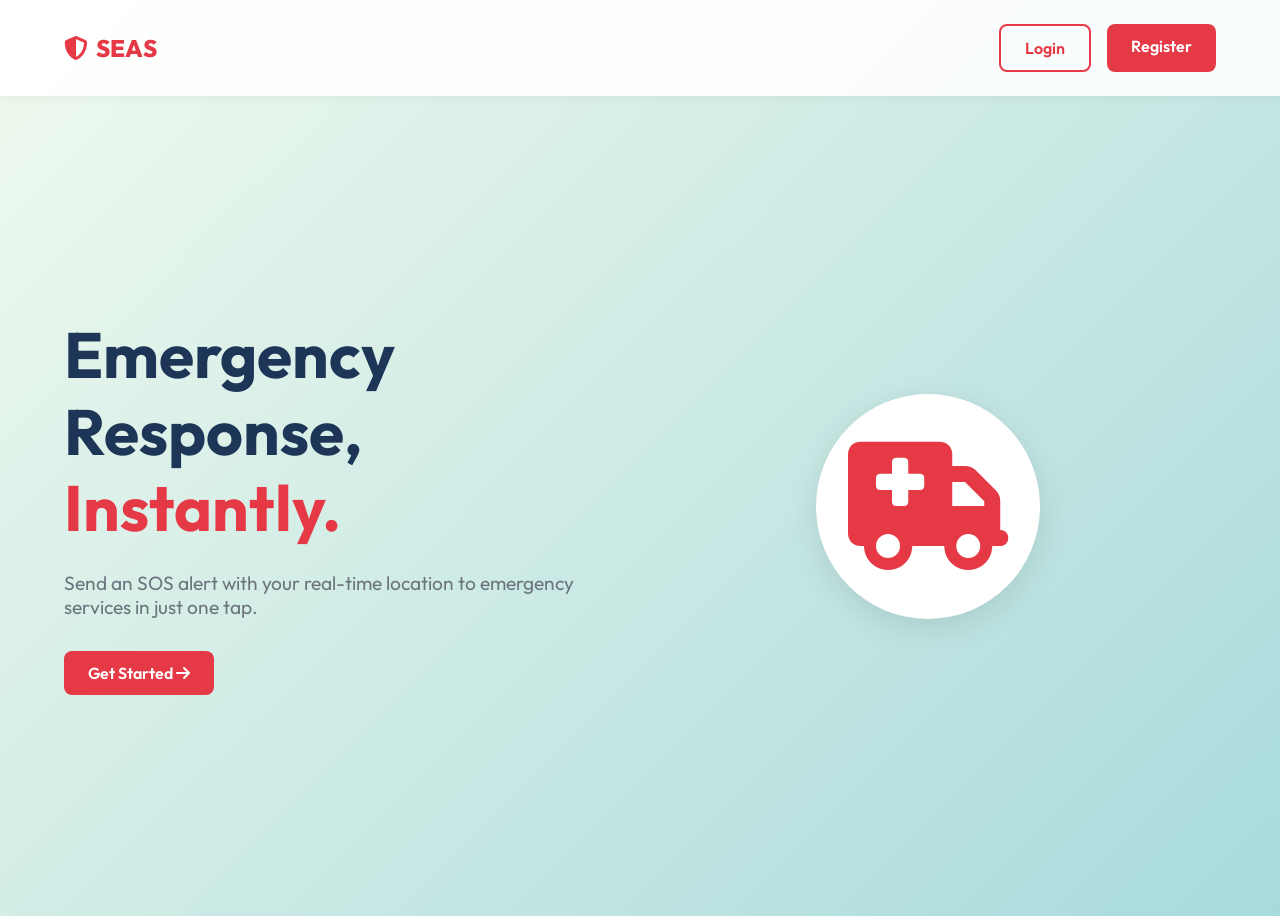
<file: frontend/index.html>
<!DOCTYPE html>
<html lang="en">
<head>
    <meta charset="UTF-8">
    <meta name="viewport" content="width=device-width, initial-scale=1.0">
    <title>Smart Emergency Alert System</title>
    <link rel="stylesheet" href="css/style.css">
    <link href="https://fonts.googleapis.com/css2?family=Outfit:wght@300;400;600;800&display=swap" rel="stylesheet">
    <link rel="stylesheet" href="https://cdnjs.cloudflare.com/ajax/libs/font-awesome/6.4.0/css/all.min.css">
</head>
<body class="landing-body">
    <nav class="navbar">
        <div class="logo">
            <i class="fa-solid fa-shield-halved"></i> SEAS
        </div>
        <div class="nav-links">
            <a href="login.html" class="btn btn-outline">Login</a>
            <a href="register.html" class="btn btn-primary">Register</a>
        </div>
    </nav>
    <main class="hero">
        <div class="hero-content">
            <h1>Emergency Response, <span class="highlight-red">Instantly.</span></h1>
            <p>Send an SOS alert with your real-time location to emergency services in just one tap.</p>
            <div class="hero-buttons">
                <a href="register.html" class="btn btn-primary btn-large">Get Started <i class="fa-solid fa-arrow-right"></i></a>
            </div>
        </div>
        <div class="hero-image">
            <div class="pulse-ring"></div>
            <div class="sos-icon-large"><i class="fa-solid fa-truck-medical"></i></div>
        </div>
    </main>
</body>
</html>
</file>
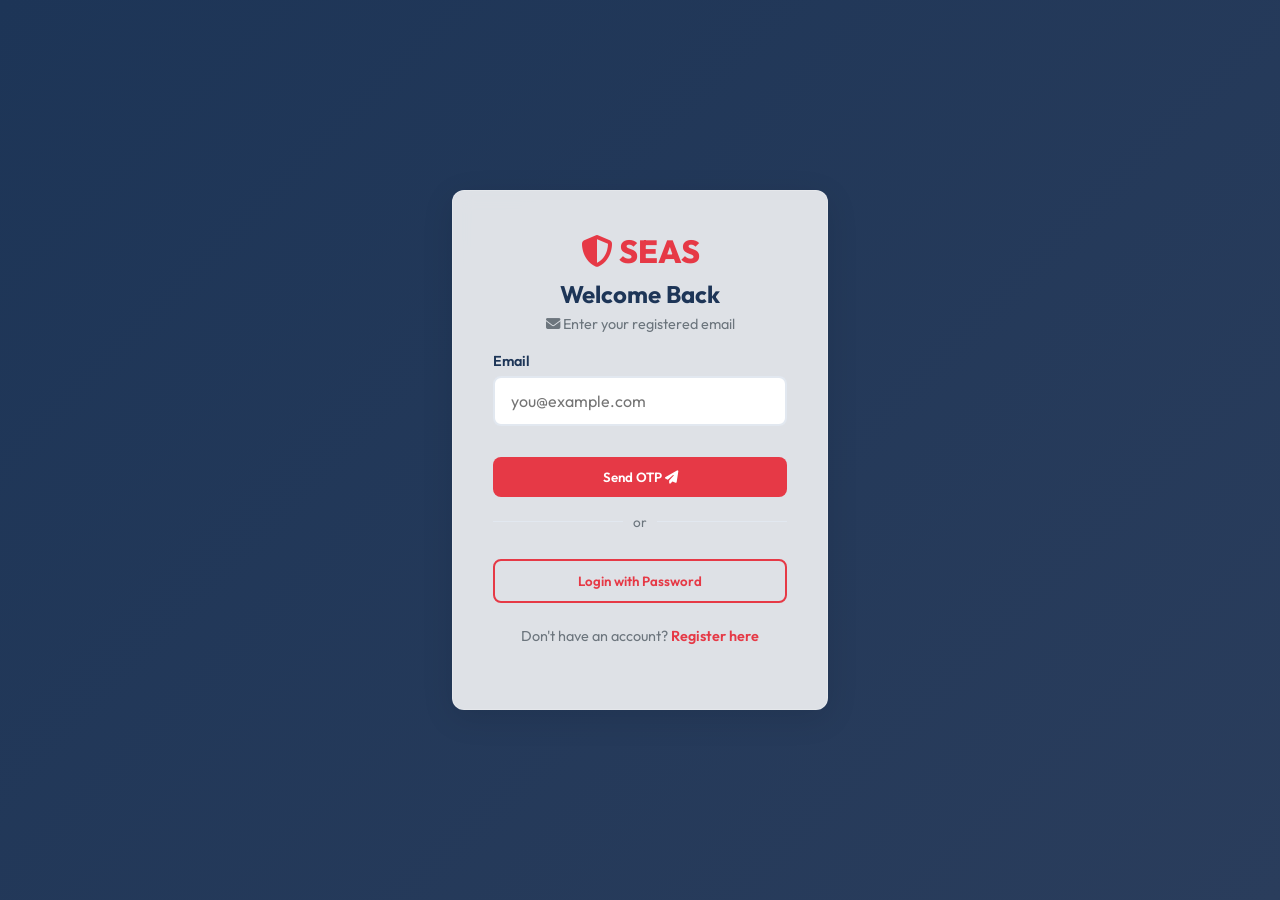
<file: frontend/admin.html>
<!DOCTYPE html>
<html lang="en">
<head>
    <meta charset="UTF-8">
    <meta name="viewport" content="width=device-width, initial-scale=1.0">
    <title>Admin Dashboard - SEAS</title>
    <link rel="stylesheet" href="css/style.css?v=1.0.5">
    <link href="https://fonts.googleapis.com/css2?family=Outfit:wght@300;400;600;800&display=swap" rel="stylesheet">
    <link rel="stylesheet" href="https://cdnjs.cloudflare.com/ajax/libs/font-awesome/6.4.0/css/all.min.css">
</head>
<body class="dashboard-body admin-body">
    <div id="toast-container"></div>
    <nav class="navbar admin-nav">
        <div class="logo"><i class="fa-solid fa-user-shield"></i> Admin Control</div>
        <div class="nav-user">
            <span id="clock" class="realtime-clock">00:00:00</span>
            <button id="logoutBtn" class="btn btn-outline btn-small">Logout</button>
        </div>
    </nav>

    <main class="admin-content">
        <div class="stats-container">
            <div class="stat-card pending-stat">
                <div class="stat-info">
                    <h3>Pending</h3>
                    <h2 id="statPending">0</h2>
                </div>
                <div class="stat-icon-wrapper">
                    <i class="fa-solid fa-triangle-exclamation"></i>
                </div>
            </div>
            <div class="stat-card progress-stat">
                <div class="stat-info">
                    <h3>In Progress</h3>
                    <h2 id="statProgress">0</h2>
                </div>
                <div class="stat-icon-wrapper">
                    <i class="fa-solid fa-circle-notch fa-spin"></i>
                </div>
            </div>
            <div class="stat-card resolved-stat">
                <div class="stat-info">
                    <h3>Resolved</h3>
                    <h2 id="statResolved">0</h2>
                </div>
                <div class="stat-icon-wrapper">
                    <i class="fa-solid fa-circle-check"></i>
                </div>
            </div>
        </div>

        <div class="admin-panel glass-panel">
            <div class="panel-header">
                <h2>Emergency Alerts Live Feed</h2>
                <span class="live-indicator"><span class="dot"></span> Live updating (5s)</span>
            </div>
            
            <div class="table-responsive">
                <table class="modern-table">
                    <thead>
                        <tr>
                            <th>ID</th>
                            <th>Time</th>
                            <th>Citizen Details</th>
                            <th>Emergency Type</th>
                            <th>Location</th>
                            <th>Actions</th>
                        </tr>
                    </thead>
                    <tbody id="adminAlertsList">
                        <!-- Admin alerts injected here by JS -->
                    </tbody>
                </table>
            </div>
        </div>
    </main>

    <script src="js/utils.js?v=1.0.5"></script>
    <script src="js/api.js?v=1.0.5"></script>
    <script src="js/admin.js?v=1.0.5"></script>
</body>
</html>
</file>
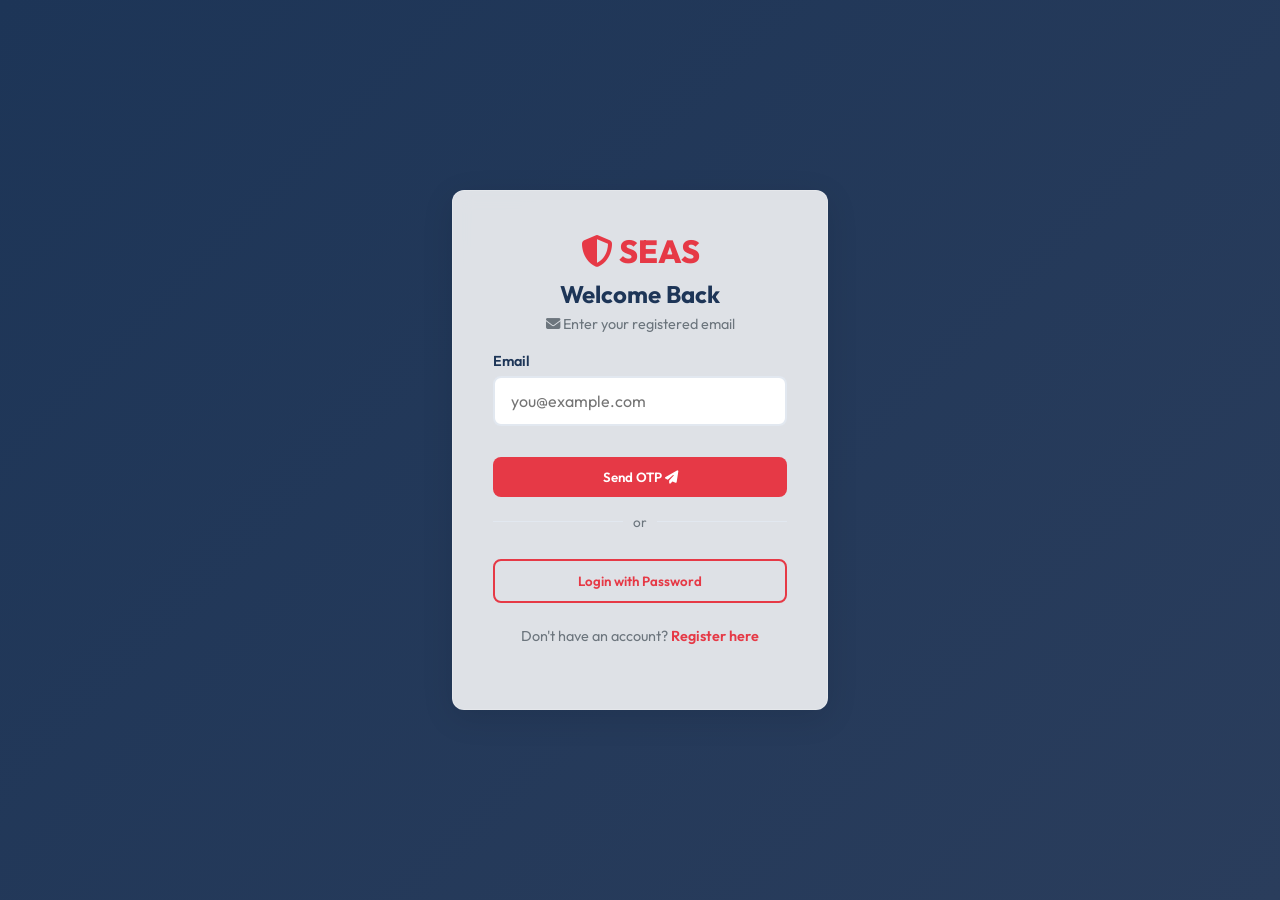
<file: frontend/dashboard.html>
<!DOCTYPE html>
<html lang="en">
<head>
    <meta charset="UTF-8">
    <meta name="viewport" content="width=device-width, initial-scale=1.0">
    <title>Dashboard - SEAS</title>
    <link rel="stylesheet" href="css/style.css?v=1.0.5">
    <link href="https://fonts.googleapis.com/css2?family=Outfit:wght@300;400;600;800&display=swap" rel="stylesheet">
    <link rel="stylesheet" href="https://cdnjs.cloudflare.com/ajax/libs/font-awesome/6.4.0/css/all.min.css">
</head>
<body class="dashboard-body">
    <div id="toast-container"></div>
    <div id="loader-overlay" class="hidden">
        <div class="spinner"></div>
        <p>Getting location & sending alert...</p>
    </div>

    <nav class="navbar">
        <div class="logo"><i class="fa-solid fa-shield-halved"></i> SEAS</div>
        <div class="nav-user">
            <span id="userName">User</span>
            <button id="logoutBtn" class="btn btn-outline btn-small">Logout</button>
        </div>
    </nav>

    <main class="dashboard-content">
        <div class="sos-section glass-panel">
            <h2>Send Emergency Alert</h2>
            <p class="subtitle">Select emergency type and press SOS</p>
            
            <div class="emergency-type-selector">
                <select id="emergencyType" class="modern-select">
                    <option value="Medical Emergency">Medical Emergency</option>
                    <option value="Accident">Accident</option>
                    <option value="Fire">Fire</option>
                    <option value="Police">Police/Security</option>
                </select>
            </div>

            <div class="sos-button-container">
                <button id="sosBtn" class="sos-btn">
                    <div class="sos-text">SOS</div>
                </button>
            </div>
            <p id="locationStatus" class="location-status"><i class="fa-solid fa-location-dot"></i> Ready to capture location</p>
        </div>

        <div class="recent-alerts glass-panel">
            <h3>Your Recent Alerts</h3>
            <div id="alertsList" class="alerts-list">
                <!-- Alerts injected here by JS -->
            </div>
        </div>
    </main>

    <script src="js/utils.js?v=1.0.5"></script>
    <script src="js/api.js?v=1.0.5"></script>
    <script src="js/dashboard.js?v=1.0.5"></script>
</body>
</html>
</file>
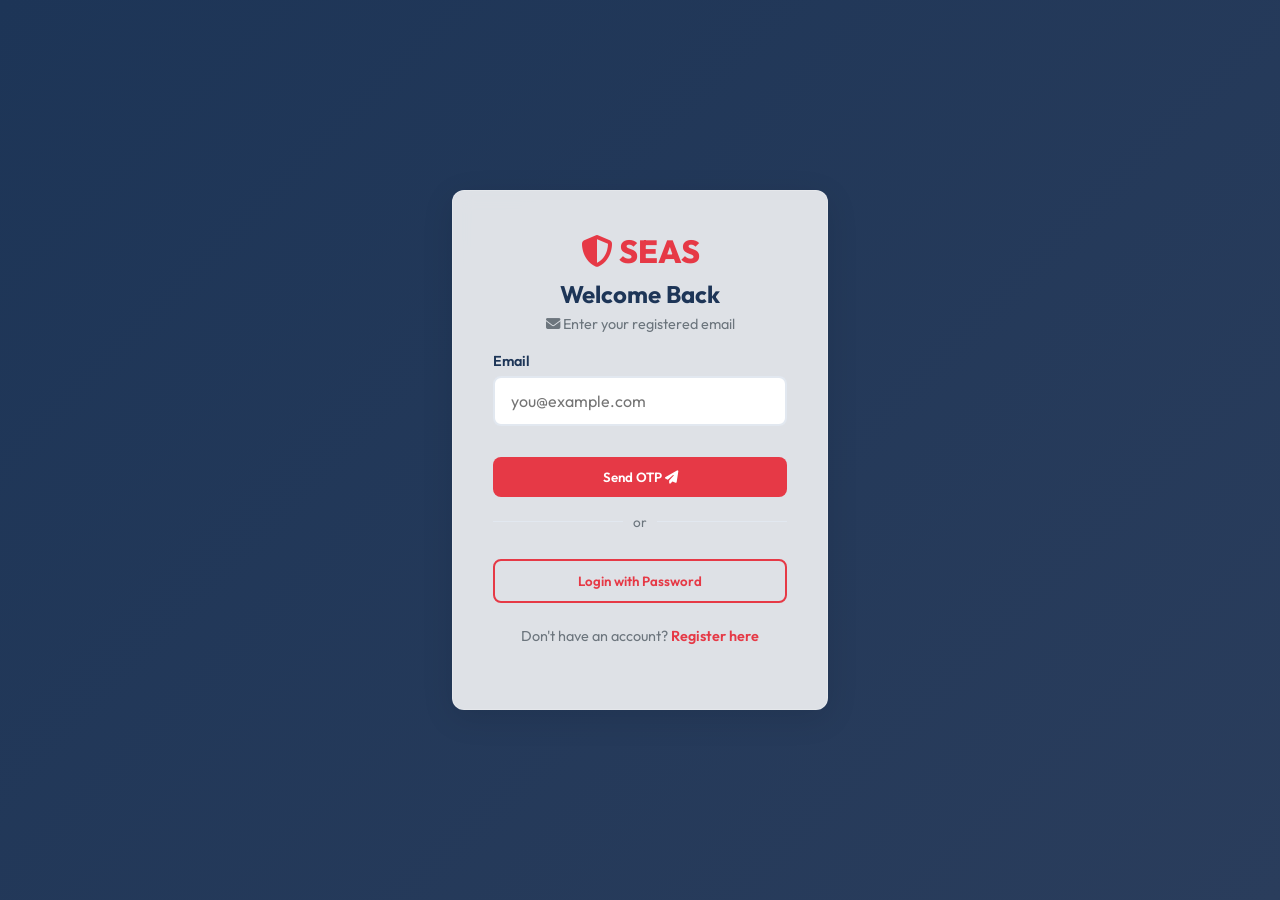
<file: frontend/login.html>
<!DOCTYPE html>
<html lang="en">
<head>
    <meta charset="UTF-8">
    <meta name="viewport" content="width=device-width, initial-scale=1.0">
    <title>Login - SEAS</title>
    <link rel="stylesheet" href="css/style.css">
    <link href="https://fonts.googleapis.com/css2?family=Outfit:wght@300;400;600;800&display=swap" rel="stylesheet">
    <link rel="stylesheet" href="https://cdnjs.cloudflare.com/ajax/libs/font-awesome/6.4.0/css/all.min.css">
</head>
<body class="auth-body">
    <div id="toast-container"></div>
    <div class="auth-container">
        <div class="auth-card glass-panel">
            <div class="auth-logo"><i class="fa-solid fa-shield-halved"></i> SEAS</div>
            <h2>Welcome Back</h2>

            <!-- ── STEP 1: Email entry ── -->
            <div id="step-email">
                <p class="step-label"><i class="fa-solid fa-envelope"></i> Enter your registered email</p>
                <div class="input-group">
                    <label for="email">Email</label>
                    <input type="email" id="email" required placeholder="you@example.com">
                </div>
                <button id="requestOtpBtn" class="btn btn-primary btn-block">
                    Send OTP <i class="fa-solid fa-paper-plane"></i>
                </button>
                <div class="auth-divider"><span>or</span></div>
                <button id="usePasswordBtn" class="btn btn-outline btn-block">
                    Login with Password
                </button>
            </div>

            <!-- ── STEP 2a: OTP entry ── -->
            <div id="step-otp" class="hidden">
                <p class="step-label">
                    <i class="fa-solid fa-key"></i>
                    Enter the 6-digit OTP sent to <strong id="otpEmailLabel"></strong>
                </p>
                <div class="otp-input-row">
                    <input class="otp-digit" maxlength="1" type="text" inputmode="numeric" pattern="[0-9]">
                    <input class="otp-digit" maxlength="1" type="text" inputmode="numeric" pattern="[0-9]">
                    <input class="otp-digit" maxlength="1" type="text" inputmode="numeric" pattern="[0-9]">
                    <input class="otp-digit" maxlength="1" type="text" inputmode="numeric" pattern="[0-9]">
                    <input class="otp-digit" maxlength="1" type="text" inputmode="numeric" pattern="[0-9]">
                    <input class="otp-digit" maxlength="1" type="text" inputmode="numeric" pattern="[0-9]">
                </div>
                <p id="otpTimer" class="otp-timer"></p>
                <button id="verifyOtpBtn" class="btn btn-primary btn-block">
                    Verify &amp; Login <i class="fa-solid fa-right-to-bracket"></i>
                </button>
                <button id="resendOtpBtn" class="btn btn-outline btn-block hidden">
                    Resend OTP <i class="fa-solid fa-rotate-right"></i>
                </button>
                <button id="backToEmailBtn" class="btn btn-ghost btn-block">
                    <i class="fa-solid fa-arrow-left"></i> Change email
                </button>
            </div>

            <!-- ── STEP 2b: Password entry (legacy) ── -->
            <div id="step-password" class="hidden">
                <p class="step-label"><i class="fa-solid fa-lock"></i> Enter your password</p>
                <div class="input-group">
                    <label for="password">Password</label>
                    <input type="password" id="password" placeholder="Enter your password">
                </div>
                <button id="loginBtn" class="btn btn-primary btn-block">
                    Login <i class="fa-solid fa-right-to-bracket"></i>
                </button>
                <button id="backToEmailBtn2" class="btn btn-ghost btn-block">
                    <i class="fa-solid fa-arrow-left"></i> Back
                </button>
            </div>

            <p class="auth-footer">Don't have an account? <a href="register.html">Register here</a></p>
        </div>
    </div>
    <script src="js/utils.js"></script>
    <script src="js/api.js"></script>
    <script src="js/login.js"></script>
</body>
</html>
</file>
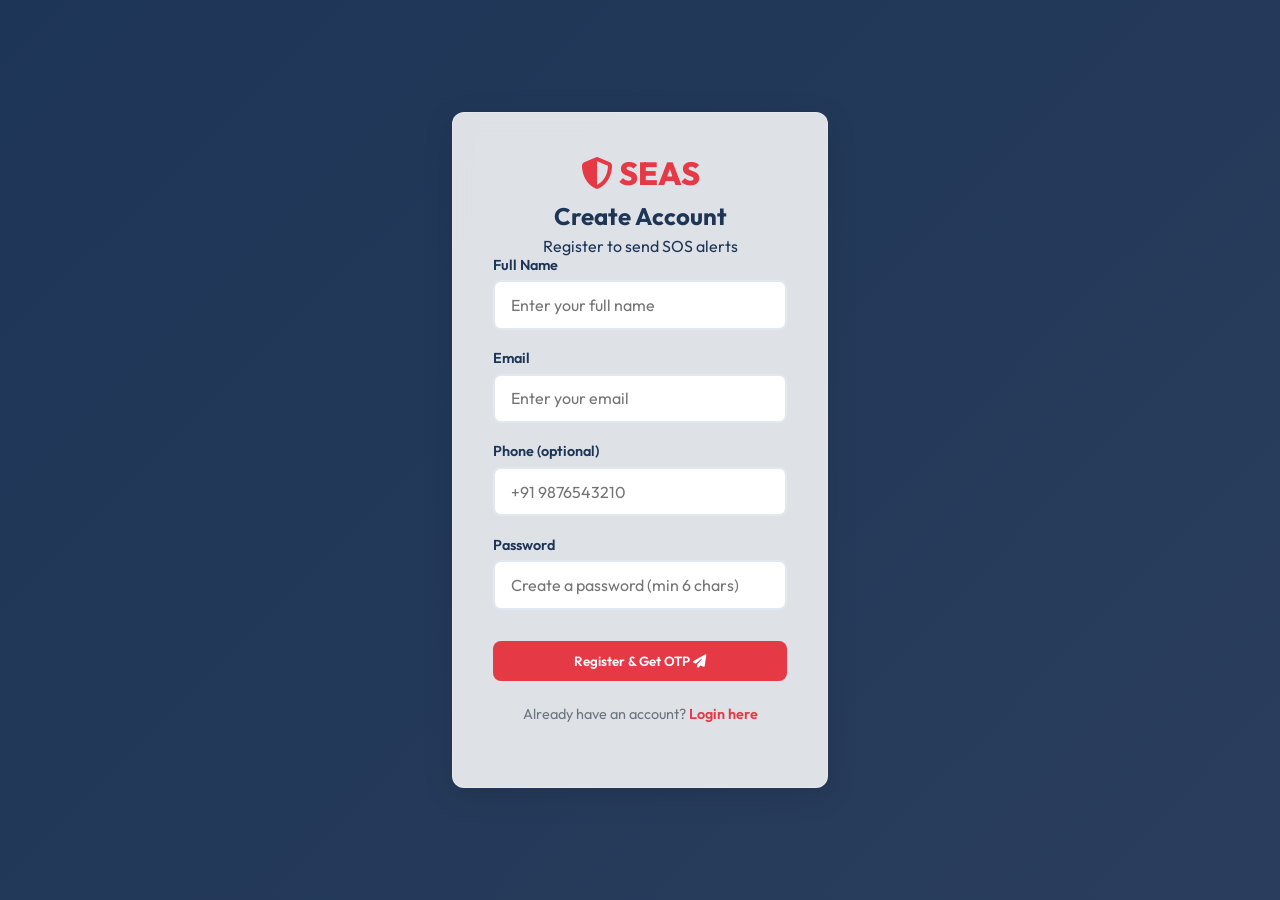
<file: frontend/register.html>
<!DOCTYPE html>
<html lang="en">
<head>
    <meta charset="UTF-8">
    <meta name="viewport" content="width=device-width, initial-scale=1.0">
    <title>Register - SEAS</title>
    <link rel="stylesheet" href="css/style.css">
    <link href="https://fonts.googleapis.com/css2?family=Outfit:wght@300;400;600;800&display=swap" rel="stylesheet">
    <link rel="stylesheet" href="https://cdnjs.cloudflare.com/ajax/libs/font-awesome/6.4.0/css/all.min.css">
</head>
<body class="auth-body">
    <div id="toast-container"></div>
    <div class="auth-container">
        <div class="auth-card glass-panel">
            <div class="auth-logo"><i class="fa-solid fa-shield-halved"></i> SEAS</div>
            <h2>Create Account</h2>

            <!-- ── STEP 1: Registration form ── -->
            <div id="step-register">
                <p>Register to send SOS alerts</p>
                <div class="input-group">
                    <label for="name">Full Name</label>
                    <input type="text" id="name" required placeholder="Enter your full name">
                </div>
                <div class="input-group">
                    <label for="email">Email</label>
                    <input type="email" id="email" required placeholder="Enter your email">
                </div>
                <div class="input-group">
                    <label for="phone">Phone (optional)</label>
                    <input type="tel" id="phone" placeholder="+91 9876543210">
                </div>
                <div class="input-group">
                    <label for="password">Password</label>
                    <input type="password" id="password" required minlength="6" placeholder="Create a password (min 6 chars)">
                </div>
                <button id="registerBtn" class="btn btn-primary btn-block">
                    Register &amp; Get OTP <i class="fa-solid fa-paper-plane"></i>
                </button>
            </div>

            <!-- ── STEP 2: OTP verification ── -->
            <div id="step-verify" class="hidden">
                <p class="step-label">
                    <i class="fa-solid fa-envelope-circle-check"></i>
                    We sent a 6-digit code to <strong id="regEmailLabel"></strong>
                </p>
                <div class="otp-input-row">
                    <input class="otp-digit" maxlength="1" type="text" inputmode="numeric" pattern="[0-9]">
                    <input class="otp-digit" maxlength="1" type="text" inputmode="numeric" pattern="[0-9]">
                    <input class="otp-digit" maxlength="1" type="text" inputmode="numeric" pattern="[0-9]">
                    <input class="otp-digit" maxlength="1" type="text" inputmode="numeric" pattern="[0-9]">
                    <input class="otp-digit" maxlength="1" type="text" inputmode="numeric" pattern="[0-9]">
                    <input class="otp-digit" maxlength="1" type="text" inputmode="numeric" pattern="[0-9]">
                </div>
                <p id="regOtpTimer" class="otp-timer"></p>
                <button id="verifyRegBtn" class="btn btn-primary btn-block">
                    Verify &amp; Activate <i class="fa-solid fa-check-circle"></i>
                </button>
                <button id="resendRegOtpBtn" class="btn btn-outline btn-block hidden">
                    Resend OTP <i class="fa-solid fa-rotate-right"></i>
                </button>
            </div>

            <p class="auth-footer">Already have an account? <a href="login.html">Login here</a></p>
        </div>
    </div>
    <script src="js/utils.js"></script>
    <script src="js/api.js"></script>
    <script src="js/register.js"></script>
</body>
</html>
</file>
<file: frontend/css/style.css>
/* ═══════════════════════════════════════════════════════════════════════════
   SEAS – Enhanced Style Sheet
   Extends original style.css with OTP inputs, live-location badge, and
   notification UI components.
   ═══════════════════════════════════════════════════════════════════════════ */

/* Variables & Reset */
:root {
    --primary: #e63946;
    --primary-dark: #c1121f;
    --secondary: #1d3557;
    --accent: #457b9d;
    --background: #f1faee;
    --glass-bg: rgba(255, 255, 255, 0.85);
    --glass-border: rgba(255, 255, 255, 0.2);
    --text-main: #1d3557;
    --text-muted: #6c757d;
    --success: #2a9d8f;
    --warning: #e9c46a;
    --danger: #e63946;
    --radius: 12px;
    --shadow: 0 8px 32px rgba(0, 0, 0, 0.1);
}

* { margin: 0; padding: 0; box-sizing: border-box; font-family: 'Outfit', sans-serif; }
body { background-color: var(--background); color: var(--text-main); min-height: 100vh; }

/* ── Backgrounds ─────────────────────────────────────────────────────────── */
.landing-body { background: linear-gradient(135deg, #f1faee 0%, #a8dadc 100%); overflow-x: hidden; }
.auth-body {
    background: linear-gradient(135deg, var(--secondary) 0%, #2a3d5c 100%);
    display: flex; justify-content: center; align-items: center; min-height: 100vh;
}

/* ── Glass ───────────────────────────────────────────────────────────────── */
.glass-panel {
    background: var(--glass-bg);
    backdrop-filter: blur(10px);
    -webkit-backdrop-filter: blur(10px);
    border: 1px solid var(--glass-border);
    border-radius: var(--radius);
    box-shadow: var(--shadow);
}

/* ── Navbar ──────────────────────────────────────────────────────────────── */
.navbar {
    display: flex; justify-content: space-between; align-items: center;
    padding: 1.5rem 5%;
    background: rgba(255,255,255,0.9);
    box-shadow: 0 2px 10px rgba(0,0,0,0.05);
    position: sticky; top: 0; z-index: 100;
}
.logo { font-size: 1.5rem; font-weight: 800; color: var(--primary); display: flex; align-items: center; gap: 0.5rem; }
.nav-user { display: flex; align-items: center; gap: 15px; }

/* ── Buttons ─────────────────────────────────────────────────────────────── */
.btn {
    padding: 0.75rem 1.5rem; border-radius: 8px; font-weight: 600;
    text-decoration: none; cursor: pointer; transition: all 0.3s ease;
    border: none; display: inline-block; text-align: center;
}
.btn-primary { background: var(--primary); color: white; }
.btn-primary:hover { background: var(--primary-dark); transform: translateY(-2px); }
.btn-outline { background: transparent; border: 2px solid var(--primary); color: var(--primary); }
.btn-outline:hover { background: var(--primary); color: white; }
.btn-ghost { background: transparent; color: var(--text-muted); border: none; padding: 0.5rem 1rem; }
.btn-ghost:hover { color: var(--secondary); }
.btn-block { width: 100%; margin-top: 0.75rem; }
.btn-small { padding: 0.4rem 1rem; font-size: 0.9rem; }
.btn:disabled { opacity: 0.6; cursor: not-allowed; transform: none !important; }

/* ── Auth Pages ──────────────────────────────────────────────────────────── */
.auth-container { width: 100%; max-width: 440px; padding: 2rem; }
.auth-card { padding: 2.5rem; text-align: center; }
.auth-card h2 { margin-bottom: 0.3rem; color: var(--secondary); }
.auth-card > p { color: var(--text-muted); margin-bottom: 1.5rem; }
.auth-logo { font-size: 2rem; font-weight: 800; color: var(--primary); margin-bottom: 0.5rem; }

.auth-footer { margin-top: 1.5rem; color: var(--text-muted); font-size: 0.9rem; }
.auth-footer a { color: var(--primary); font-weight: 600; text-decoration: none; }

.step-label {
    font-size: 0.9rem; color: var(--text-muted);
    margin-bottom: 1rem; line-height: 1.5;
}
.step-label strong { color: var(--secondary); }

.auth-divider {
    display: flex; align-items: center; gap: 10px;
    margin: 1rem 0; color: var(--text-muted); font-size: 0.85rem;
}
.auth-divider::before, .auth-divider::after {
    content: ''; flex: 1; height: 1px; background: #e2e8f0;
}

/* ── Inputs ──────────────────────────────────────────────────────────────── */
.input-group { text-align: left; margin-bottom: 1.2rem; }
.input-group label { display: block; margin-bottom: 0.4rem; font-weight: 600; font-size: 0.9rem; }
.input-group input, .modern-select {
    width: 100%; padding: 0.8rem 1rem; border: 2px solid #e2e8f0;
    border-radius: 8px; font-size: 1rem; transition: border-color 0.3s; outline: none;
}
.input-group input:focus, .modern-select:focus { border-color: var(--primary); }

/* ── OTP Digit Inputs ────────────────────────────────────────────────────── */
.otp-input-row {
    display: flex; justify-content: center; gap: 10px;
    margin: 1.2rem 0;
}
.otp-digit {
    width: 48px; height: 56px;
    font-size: 1.5rem; font-weight: 700; text-align: center;
    border: 2px solid #e2e8f0; border-radius: 10px;
    outline: none; transition: border-color 0.2s, box-shadow 0.2s;
    background: #fff;
}
.otp-digit:focus {
    border-color: var(--primary);
    box-shadow: 0 0 0 3px rgba(230, 57, 70, 0.15);
}

/* Shake animation on wrong OTP */
.otp-input-row.shake {
    animation: shake 0.4s ease;
}
@keyframes shake {
    0%, 100% { transform: translateX(0); }
    20%       { transform: translateX(-8px); }
    40%       { transform: translateX(8px); }
    60%       { transform: translateX(-5px); }
    80%       { transform: translateX(5px); }
}

/* OTP timer text */
.otp-timer {
    font-size: 0.82rem; color: var(--text-muted);
    margin-bottom: 0.5rem; min-height: 1.2rem;
}

/* ── Live location badge ─────────────────────────────────────────────────── */
.live-badge {
    display: inline-flex; align-items: center; gap: 4px;
    background: rgba(230, 57, 70, 0.12);
    color: var(--danger); font-size: 0.72rem; font-weight: 700;
    padding: 2px 8px; border-radius: 12px;
    margin-left: 6px; vertical-align: middle;
    animation: livePulse 1.4s ease-in-out infinite;
}
@keyframes livePulse {
    0%, 100% { opacity: 1; }
    50%       { opacity: 0.55; }
}

/* ── Toasts ──────────────────────────────────────────────────────────────── */
#toast-container {
    position: fixed; bottom: 20px; right: 20px;
    z-index: 9999; display: flex; flex-direction: column; gap: 10px;
    max-width: 340px;
}
.toast {
    background: white; color: var(--text-main);
    padding: 1rem 1.5rem; border-radius: 8px;
    box-shadow: 0 4px 12px rgba(0,0,0,0.15);
    display: flex; align-items: center; gap: 10px;
    transform: translateX(120%);
    animation: slideIn 0.3s forwards;
    border-left: 5px solid; font-weight: 600;
    word-break: break-word;
}
.toast.success { border-color: var(--success); }
.toast.error   { border-color: var(--danger); }
.toast.info    { border-color: var(--accent); }
.toast i { font-size: 1.2rem; flex-shrink: 0; }
.toast.success i { color: var(--success); }
.toast.error   i { color: var(--danger); }
.toast.info    i { color: var(--accent); }

@keyframes slideIn { to { transform: translateX(0); } }
@keyframes fadeOut { to { opacity: 0; transform: translateY(-10px); } }

/* ── Loader ──────────────────────────────────────────────────────────────── */
#loader-overlay {
    position: fixed; top: 0; left: 0; width: 100%; height: 100%;
    background: rgba(255,255,255,0.9); z-index: 1000;
    display: flex; flex-direction: column;
    justify-content: center; align-items: center;
}
.hidden { display: none !important; }
.spinner {
    width: 50px; height: 50px;
    border: 5px solid #f3f3f3; border-top: 5px solid var(--primary);
    border-radius: 50%; animation: spin 1s linear infinite; margin-bottom: 1rem;
}
@keyframes spin { 100% { transform: rotate(360deg); } }

/* ── Hero ────────────────────────────────────────────────────────────────── */
.hero {
    display: flex; justify-content: space-between; align-items: center;
    padding: 5rem 5%; min-height: calc(100vh - 80px);
}
.hero-content { flex: 1; max-width: 600px; }
.hero h1 { font-size: 4rem; line-height: 1.2; margin-bottom: 1.5rem; color: var(--secondary); }
.highlight-red { color: var(--primary); }
.hero p { font-size: 1.2rem; color: var(--text-muted); margin-bottom: 2rem; }
.hero-image { flex: 1; display: flex; justify-content: center; align-items: center; position: relative; }
.sos-icon-large {
    font-size: 8rem; color: var(--primary); z-index: 2;
    background: white; padding: 2rem; border-radius: 50%; box-shadow: var(--shadow);
}
.pulse-ring {
    position: absolute; width: 220px; height: 220px; border-radius: 50%;
    border: 3px solid var(--primary); opacity: 0.4;
    animation: pulseRing 2s ease-out infinite;
}
@keyframes pulseRing { 0% { transform: scale(0.9); opacity: 0.4; } 100% { transform: scale(1.5); opacity: 0; } }

/* ── Dashboard ───────────────────────────────────────────────────────────── */
.dashboard-body { background: var(--background); }
.dashboard-content {
    padding: 2rem 5%; max-width: 1200px; margin: 0 auto;
    display: grid; grid-template-columns: 1fr 1fr; gap: 2rem;
}
.sos-section {
    padding: 3rem 2rem; text-align: center;
    display: flex; flex-direction: column; align-items: center;
}
.sos-button-container { margin: 2rem 0; }
.sos-btn {
    width: 200px; height: 200px; border-radius: 50%;
    background: radial-gradient(circle, var(--primary) 0%, var(--primary-dark) 100%);
    border: 8px solid rgba(255,255,255,0.5);
    box-shadow: 0 0 30px rgba(230,57,70,0.6);
    color: white; font-size: 3rem; font-weight: 800;
    cursor: pointer; transition: all 0.2s;
    display: flex; justify-content: center; align-items: center;
    overflow: hidden;
}
.sos-btn:hover { box-shadow: 0 0 50px rgba(230,57,70,0.8); transform: scale(1.03); }
.sos-btn:active { transform: scale(0.95); }
.sos-btn:disabled { opacity: 0.5; cursor: not-allowed; transform: none; box-shadow: none; }

.sos-btn.sos-active {
    background: radial-gradient(circle, #ff3344 0%, #b3001e 100%) !important;
    border: 8px solid rgba(255, 255, 255, 0.95) !important;
    box-shadow: 0 0 40px rgba(255, 51, 68, 0.85), inset 0 0 15px rgba(255, 255, 255, 0.3) !important;
    color: white !important;
    animation: sosActivePulse 1.8s infinite ease-in-out !important;
}

.sos-btn.sos-active:disabled {
    opacity: 1 !important;
    filter: none !important;
    cursor: not-allowed;
    pointer-events: none;
}

@keyframes sosActivePulse {
    0% {
        transform: scale(1);
        box-shadow: 0 0 0 0 rgba(255, 51, 68, 0.7), 0 0 25px rgba(255, 51, 68, 0.5), inset 0 0 15px rgba(255, 255, 255, 0.3);
    }
    50% {
        transform: scale(1.04);
        box-shadow: 0 0 0 20px rgba(255, 51, 68, 0), 0 0 45px rgba(255, 51, 68, 0.9), inset 0 0 20px rgba(255, 255, 255, 0.5);
    }
    100% {
        transform: scale(1);
        box-shadow: 0 0 0 0 rgba(255, 51, 68, 0), 0 0 25px rgba(255, 51, 68, 0.5), inset 0 0 15px rgba(255, 255, 255, 0.3);
    }
}
.location-status { color: var(--text-muted); font-size: 0.9rem; margin-top: 1rem; }
.recent-alerts { padding: 1.5rem; }
.recent-alerts h3 { margin-bottom: 1rem; color: var(--secondary); }

/* ── Admin Dashboard ─────────────────────────────────────────────────────── */
.admin-body {
    background: linear-gradient(135deg, #f8fafc 0%, #f1f5f9 100%);
    min-height: 100vh;
}
.admin-nav {
    background: rgba(255, 255, 255, 0.85);
    backdrop-filter: blur(12px);
    -webkit-backdrop-filter: blur(12px);
    border-bottom: 1px solid rgba(226, 232, 240, 0.8);
    position: sticky;
    top: 0;
    z-index: 100;
    padding: 1rem 5%;
    box-shadow: 0 4px 20px rgba(0, 0, 0, 0.02);
}
.admin-content {
    padding: 2rem 5%;
    max-width: 1400px;
    margin: 0 auto;
}
.stats-container {
    display: grid;
    grid-template-columns: repeat(3, 1fr);
    gap: 1.5rem;
    margin-bottom: 2.5rem;
}
.stat-card {
    background: rgba(255, 255, 255, 0.9);
    backdrop-filter: blur(8px);
    padding: 1.5rem 2rem;
    border-radius: 16px;
    border: 1px solid rgba(226, 232, 240, 0.8);
    box-shadow: 0 10px 25px rgba(0, 0, 0, 0.02), 0 1px 3px rgba(0, 0, 0, 0.01);
    display: flex;
    justify-content: space-between;
    align-items: center;
    transition: all 0.3s cubic-bezier(0.4, 0, 0.2, 1);
    border-left: 6px solid;
}
.stat-card:hover {
    transform: translateY(-5px);
    box-shadow: 0 20px 35px rgba(0, 0, 0, 0.05), 0 4px 6px rgba(0, 0, 0, 0.01);
}
.pending-stat {
    border-left-color: #ef4444;
}
.progress-stat {
    border-left-color: #f59e0b;
}
.resolved-stat {
    border-left-color: #10b981;
}
.stat-info h3 {
    font-size: 0.9rem;
    text-transform: uppercase;
    letter-spacing: 0.05em;
    color: var(--text-muted);
    font-weight: 600;
    margin-bottom: 0.3rem;
}
.stat-info h2 {
    font-size: 2.2rem;
    font-weight: 800;
    color: var(--secondary);
    line-height: 1;
}
.stat-icon-wrapper {
    width: 48px;
    height: 48px;
    border-radius: 12px;
    display: flex;
    align-items: center;
    justify-content: center;
    font-size: 1.4rem;
    transition: transform 0.3s ease;
}
.pending-stat .stat-icon-wrapper {
    background: rgba(239, 68, 68, 0.1);
    color: #ef4444;
}
.progress-stat .stat-icon-wrapper {
    background: rgba(245, 158, 11, 0.1);
    color: #f59e0b;
}
.resolved-stat .stat-icon-wrapper {
    background: rgba(16, 185, 129, 0.1);
    color: #10b981;
}
.stat-card:hover .stat-icon-wrapper {
    transform: scale(1.1);
}

.admin-panel {
    background: rgba(255, 255, 255, 0.85);
    backdrop-filter: blur(12px);
    -webkit-backdrop-filter: blur(12px);
    border-radius: 20px;
    border: 1px solid rgba(226, 232, 240, 0.8);
    box-shadow: 0 15px 40px rgba(0, 0, 0, 0.03);
    padding: 2rem;
}
.panel-header {
    display: flex;
    justify-content: space-between;
    align-items: center;
    margin-bottom: 1.5rem;
}
.panel-header h2 {
    font-size: 1.3rem;
    font-weight: 800;
    color: var(--secondary);
}
.table-responsive {
    overflow-x: auto;
}

.modern-table {
    width: 100%;
    border-collapse: separate;
    border-spacing: 0;
    background: transparent;
    border-radius: 12px;
}
.modern-table th, .modern-table td {
    text-align: left;
    vertical-align: middle;
    transition: background-color 0.2s ease;
}
.modern-table th {
    background: #f8fafc;
    padding: 1.1rem 1rem;
    font-weight: 700;
    color: var(--secondary);
    font-size: 0.82rem;
    text-transform: uppercase;
    letter-spacing: 0.05em;
    border-bottom: 2px solid #e2e8f0;
    border-top: 1px solid #e2e8f0;
}
.modern-table td {
    padding: 1.2rem 1rem;
    border-bottom: 1px solid #f1f5f9;
    font-size: 0.9rem;
    color: var(--text-main);
}
.modern-table tr:hover td {
    background-color: rgba(248, 250, 252, 0.6);
}
.modern-table tr:last-child td {
    border-bottom: none;
}

/* Ensure stable widths to prevent flickering/jumping during polling */
.modern-table th:nth-child(1), .modern-table td:nth-child(1) { width: 60px; min-width: 60px; text-align: center; }
.modern-table th:nth-child(2), .modern-table td:nth-child(2) { width: 90px; min-width: 90px; }
.modern-table th:nth-child(3), .modern-table td:nth-child(3) { min-width: 180px; }
.modern-table th:nth-child(4), .modern-table td:nth-child(4) { min-width: 165px; }
.modern-table th:nth-child(5), .modern-table td:nth-child(5) { min-width: 250px; width: 360px; }
.modern-table th:nth-child(6), .modern-table td:nth-child(6) { min-width: 240px; }

/* Citizen Details column styling */
.citizen-name {
    font-weight: 700;
    color: var(--secondary);
    font-size: 0.95rem;
    display: block;
}
.citizen-email {
    font-size: 0.8rem;
    color: var(--text-muted);
    display: block;
    margin-top: 2px;
}

/* Emergency Type mapping styles */
.emergency-badge {
    font-weight: 600;
    color: var(--primary);
    display: inline-flex;
    align-items: center;
    gap: 6px;
    font-size: 0.9rem;
}

/* Location Card styling */
.location-card {
    padding: 10px 14px;
    border-radius: 12px;
    background: #ffffff;
    border: 1px solid #e2e8f0;
    box-shadow: 0 4px 6px rgba(0, 0, 0, 0.01), 0 1px 3px rgba(0, 0, 0, 0.01);
    line-height: 1.5;
}
.loc-address {
    font-weight: 700;
    color: var(--secondary);
    font-size: 0.88rem;
}
.loc-landmark {
    font-size: 0.8rem;
    color: var(--text-muted);
    margin-top: 4px;
    font-style: italic;
}
.loc-zip {
    font-size: 0.8rem;
    color: var(--text-muted);
    font-weight: 600;
    margin-top: 2px;
}
.loc-coords {
    font-size: 0.76rem;
    color: #457b9d;
    font-weight: 600;
    margin-top: 6px;
    border-top: 1px solid #f1f5f9;
    padding-top: 4px;
    display: flex;
    align-items: center;
    gap: 4px;
}
.loc-tracking-status {
    margin-top: 6px;
    display: flex;
    align-items: center;
    gap: 6px;
    font-size: 0.72rem;
}

/* Collapsible GPS Details (native <details> disclosure) */
.gps-details {
    margin-top: 6px;
    font-size: 0.72rem;
}
.gps-details summary {
    cursor: pointer;
    color: #457b9d;
    font-weight: 600;
    outline: none;
    list-style: none;
    display: flex;
    align-items: center;
    gap: 4px;
    user-select: none;
    transition: color 0.2s ease;
}
.gps-details summary:hover {
    color: var(--secondary);
}
.gps-details summary::-webkit-details-marker {
    display: none;
}
.gps-details summary::after {
    content: ' ▼';
    font-size: 0.65rem;
    transition: transform 0.2s ease;
}
.gps-details[open] summary::after {
    content: ' ▲';
}
.gps-details span {
    display: block;
    margin-top: 4px;
    color: var(--text-muted);
    font-family: 'Courier New', Courier, monospace;
    font-size: 0.78rem;
    background: #f8fafc;
    padding: 3px 8px;
    border-radius: 4px;
    border: 1px solid #e2e8f0;
    width: max-content;
    letter-spacing: 0.02em;
}

/* Unified Actions & Dropdown column styling */
.actions-wrapper {
    display: flex;
    flex-direction: column;
    gap: 10px;
    align-items: stretch;
}
.btn-group {
    display: flex;
    gap: 6px;
    width: 100%;
}
.btn-xsmall {
    padding: 0.4rem 0.6rem;
    font-size: 0.78rem;
    border-radius: 6px;
    display: inline-flex;
    align-items: center;
    justify-content: center;
    gap: 4px;
    flex: 1;
    min-height: 32px;
}
.btn-xsmall.btn-outline {
    border: 1px solid #cbd5e1;
    color: var(--secondary);
}
.btn-xsmall.btn-outline:hover {
    background: var(--secondary);
    border-color: var(--secondary);
    color: white;
}
.btn-xsmall.btn-primary {
    background: #ef4444;
    color: white;
}
.btn-xsmall.btn-primary:hover {
    background: #dc2626;
}
.status-meta {
    display: flex;
    align-items: center;
    gap: 8px;
    width: 100%;
    justify-content: space-between;
}
.status-badge {
    padding: 0.3rem 0.6rem;
    border-radius: 12px;
    font-size: 0.75rem;
    font-weight: 700;
    text-align: center;
    border: 1px solid transparent;
    display: inline-block;
    flex-shrink: 0;
    min-width: 80px;
}
.status-pending {
    background: #fef2f2;
    color: #ef4444;
    border-color: rgba(239, 68, 68, 0.2);
}
.status-progress {
    background: #fffbeb;
    color: #d97706;
    border-color: rgba(217, 119, 6, 0.2);
}
.status-resolved {
    background: #ecfdf5;
    color: #10b981;
    border-color: rgba(16, 185, 129, 0.2);
}
.status-cancelled {
    background: #f8fafc;
    color: #64748b;
    border-color: rgba(100, 116, 139, 0.2);
}
.status-falsealarm {
    background: #faf5ff;
    color: #8b5cf6;
    border-color: rgba(139, 92, 246, 0.2);
}
.select-xsmall {
    padding: 0.35rem 0.5rem;
    font-size: 0.78rem;
    border-radius: 6px;
    border: 1px solid #cbd5e1;
    background: #ffffff;
    color: var(--secondary);
    outline: none;
    transition: border-color 0.2s;
    cursor: pointer;
    flex-grow: 1;
    max-width: calc(100% - 90px);
}
.select-xsmall:focus {
    border-color: #ef4444;
}

.live-indicator {
    font-size: 0.82rem;
    color: #10b981;
    display: flex;
    align-items: center;
    gap: 6px;
    font-weight: 600;
}
.dot {
    width: 8px;
    height: 8px;
    background: #10b981;
    border-radius: 50%;
    animation: blink 1.2s infinite;
    box-shadow: 0 0 8px #10b981;
}
.realtime-clock {
    font-family: inherit;
    font-weight: 700;
    font-size: 0.95rem;
    background: #f1f5f9;
    color: var(--secondary);
    padding: 0.35rem 0.8rem;
    border-radius: 6px;
    border: 1px solid #cbd5e1;
    letter-spacing: 0.02em;
}
.nav-links {
    display: flex;
    gap: 1rem;
}
@keyframes blink {
    50% { opacity: 0.3; }
}

/* ── Mobile ──────────────────────────────────────────────────────────────── */
@media (max-width: 768px) {
    .hero { flex-direction: column; text-align: center; padding-top: 2rem; }
    .hero h1 { font-size: 2.5rem; }
    .hero-image { margin-top: 3rem; }
    .dashboard-content { grid-template-columns: 1fr; }
    .stats-container { grid-template-columns: 1fr; }
    .modern-table { display: block; overflow-x: auto; }
    .otp-digit { width: 40px; height: 48px; font-size: 1.3rem; }
    .auth-container { padding: 1rem; }
    .auth-card { padding: 1.8rem 1.2rem; }
}
</file>
